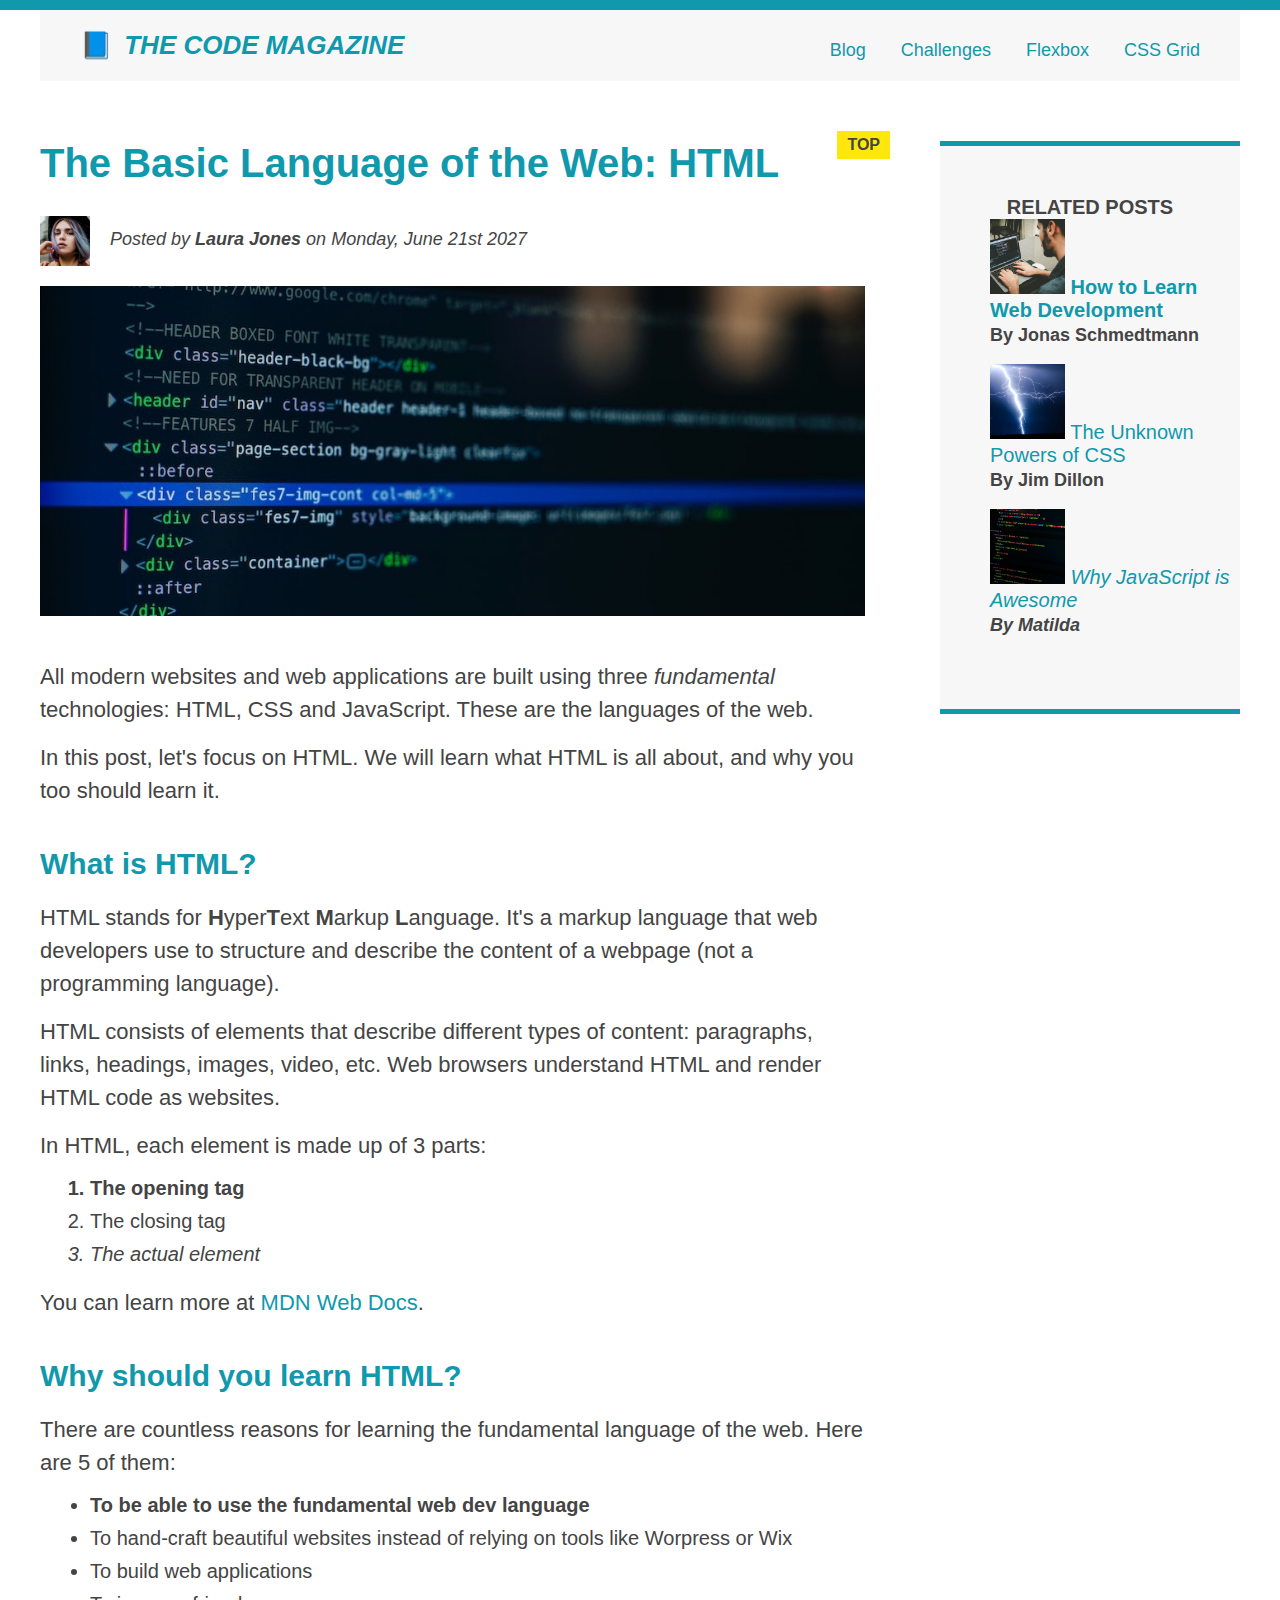
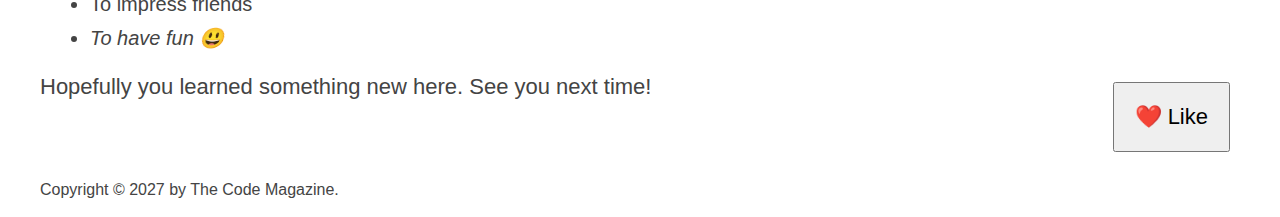
<file: index.html>
<!DOCTYPE html>
<html lang="en">
  <head>
    <meta charset="UTF-8" />
    <link href="style.css" rel="stylesheet" />

    <title>The Basic Language of the Web: HTML</title>
  </head>

  <body>
    <!--
    <h1>The Basic Language of the Web: HTML</h1>
    <h2>The Basic Language of the Web: HTML</h2>
    <h3>The Basic Language of the Web: HTML</h3>
    <h4>The Basic Language of the Web: HTML</h4>
    <h5>The Basic Language of the Web: HTML</h5>
    <h6>The Basic Language of the Web: HTML</h6>
    -->

    <div class="container">
      <header class="main-header clearfix">
        <h1>📘 The Code Magazine</h1>

        <nav>
          <!-- <strong>This is the navigation</strong> -->
          <a href="blog.html">Blog</a>
          <a href="#">Challenges</a>
          <a href="#">Flexbox</a>
          <a href="#">CSS Grid</a>
        </nav>
        <!-- <div class="clear">

        </div> -->
      </header>

      <article>
        <header class="post-header">
          <h2>The Basic Language of the Web: HTML</h2>

          <img
            src="img/laura-jones.jpg"
            alt="Headshot of Laura Jones"
            height="50"
            width="50"
            class="author-img"
          />

          <p id="author" class="author">
            Posted by <strong>Laura Jones</strong> on Monday, June 21st 2027
          </p>

          <img
            src="img/post-img.jpg"
            alt="HTML code on a screen"
            width="500"
            height="200"
            class="post-img"
          />
          <button>❤️ Like</button>
        </header>

        <p>
          All modern websites and web applications are built using three
          <em>fundamental</em>
          technologies: HTML, CSS and JavaScript. These are the languages of the
          web.
        </p>

        <p>
          In this post, let's focus on HTML. We will learn what HTML is all
          about, and why you too should learn it.
        </p>

        <h3>What is HTML?</h3>
        <p>
          HTML stands for <strong>H</strong>yper<strong>T</strong>ext
          <strong>M</strong>arkup <strong>L</strong>anguage. It's a markup
          language that web developers use to structure and describe the content
          of a webpage (not a programming language).
        </p>
        <p>
          HTML consists of elements that describe different types of content:
          paragraphs, links, headings, images, video, etc. Web browsers
          understand HTML and render HTML code as websites.
        </p>
        <p>In HTML, each element is made up of 3 parts:</p>

        <ol>
          <li class="first-li">The opening tag</li>
          <li>The closing tag</li>
          <li>The actual element</li>
        </ol>

        <p>
          You can learn more at
          <a
            href="https://developer.mozilla.org/en-US/docs/Web/HTML"
            target="_blank"
            >MDN Web Docs</a
          >.
        </p>

        <h3>Why should you learn HTML?</h3>

        <p>
          There are countless reasons for learning the fundamental language of
          the web. Here are 5 of them:
        </p>

        <ul>
          <li class="first-li">
            To be able to use the fundamental web dev language
          </li>
          <li>
            To hand-craft beautiful websites instead of relying on tools like
            Worpress or Wix
          </li>
          <li>To build web applications</li>
          <li>To impress friends</li>
          <li>To have fun 😃</li>
        </ul>

        <p>Hopefully you learned something new here. See you next time!</p>
      </article>

      <aside>
        <h4>Related posts</h4>

        <ul class="related">
          <li>
            <img
              src="img/related-1.jpg"
              alt="Person programming"
              width="75"
              height="75"
            />
            <a href="#">How to Learn Web Development</a>
            <p class="related-author">By Jonas Schmedtmann</p>
          </li>
          <li>
            <img
              src="img/related-2.jpg"
              alt="Lightning"
              width="75"
              height="75"
            />
            <a href="#">The Unknown Powers of CSS</a>
            <p class="related-author">By Jim Dillon</p>
          </li>
          <li>
            <img
              src="img/related-3.jpg"
              alt="JavaScript code on a screen"
              width="75"
              height="75"
            />
            <a href="#">Why JavaScript is Awesome</a>
            <p class="related-author">By Matilda</p>
          </li>
        </ul>
      </aside>

      <footer>
        <p id="copyright" class="copyright text">
          Copyright &copy; 2027 by The Code Magazine.
        </p>
      </footer>
    </div>
  </body>
</html>
</file>
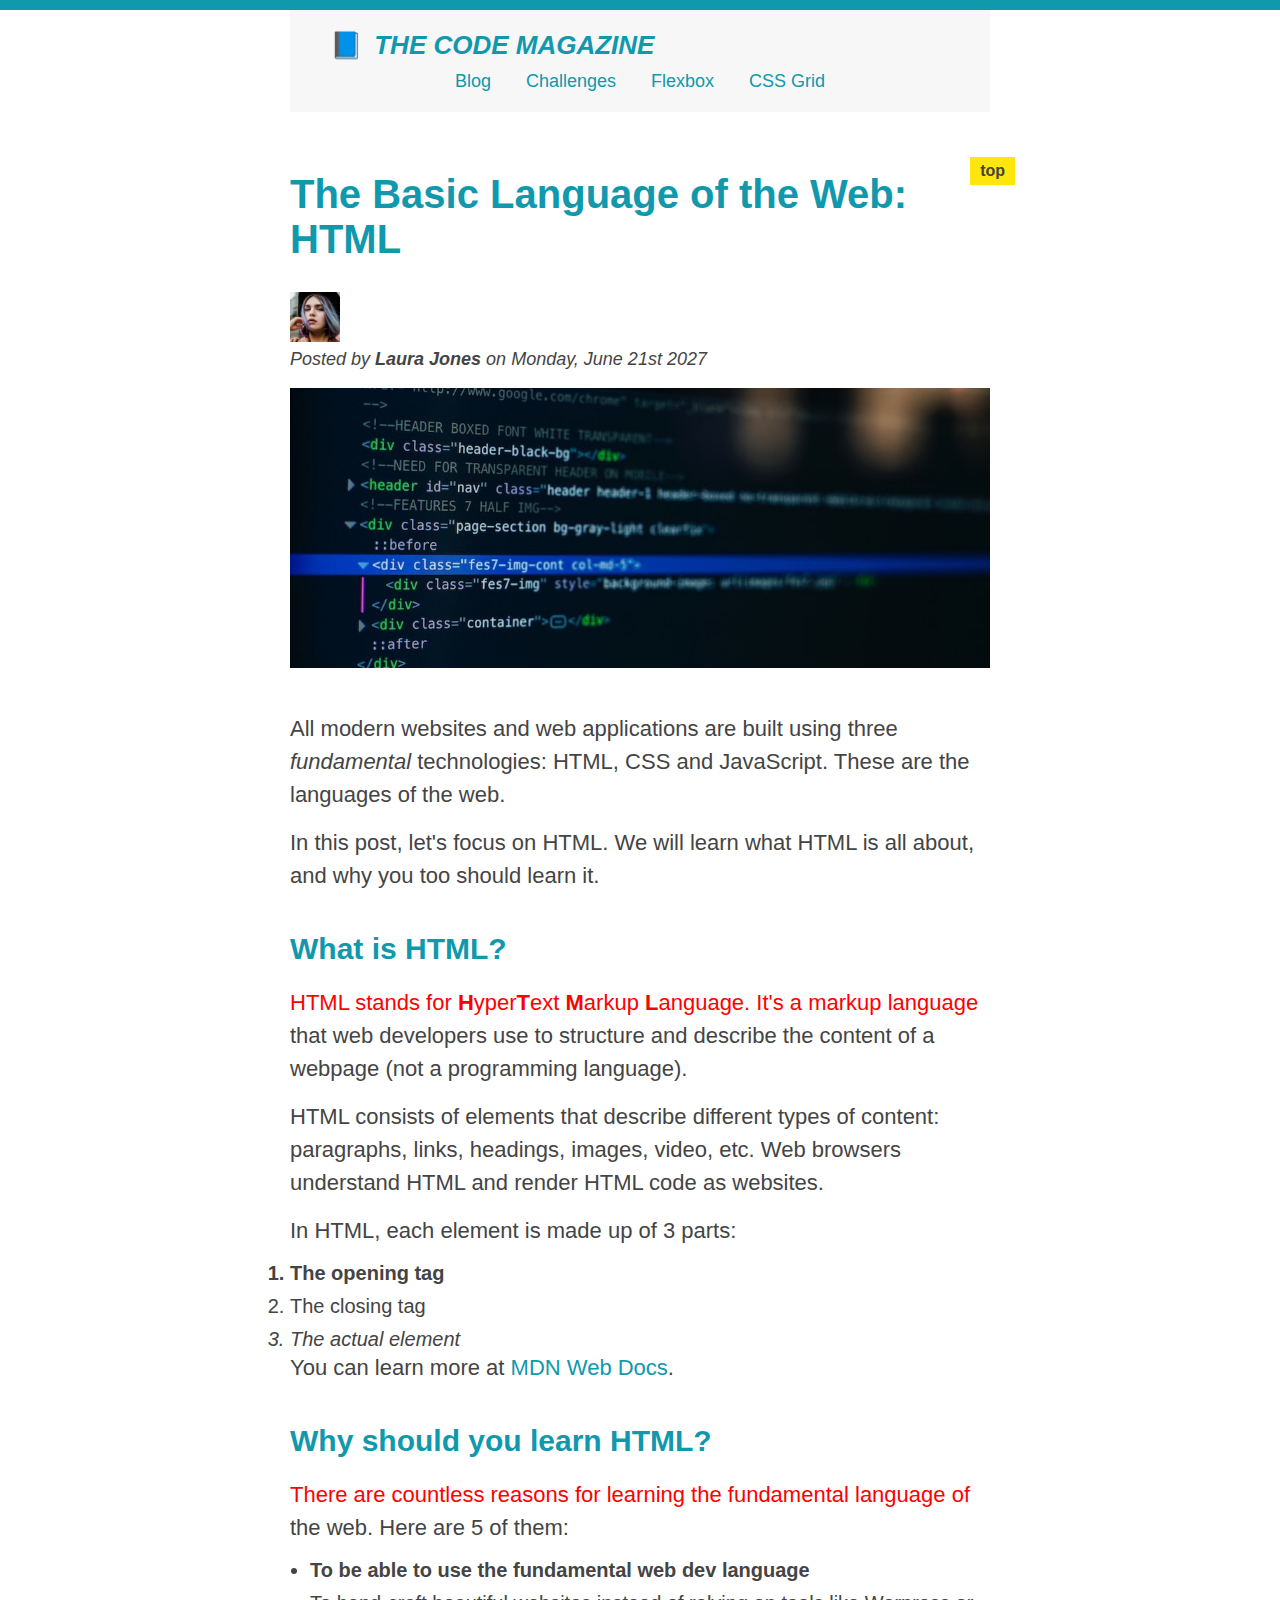
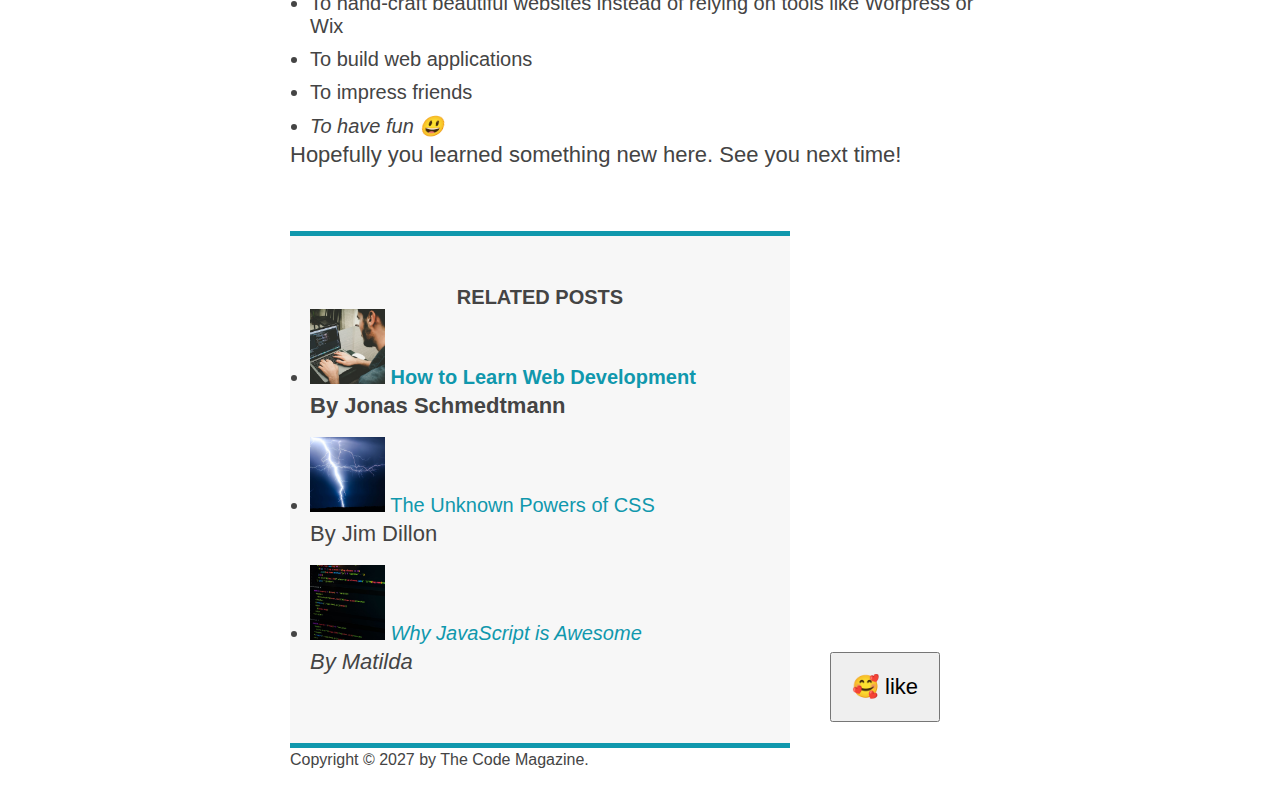
<file: CSS-Practice/index.html>
<!DOCTYPE html>
<html lang="en">
  <head>
    <meta charset="UTF-8" />
    <title>The Basic Language of the Web: HTML</title>
    <link href="style.css" rel="stylesheet" />
  </head>

  <body>
    <!--
    <h1>The Basic Language of the Web: HTML</h1>
    <h2>The Basic Language of the Web: HTML</h2>
    <h3>The Basic Language of the Web: HTML</h3>
    <h4>The Basic Language of the Web: HTML</h4>
    <h5>The Basic Language of the Web: HTML</h5>
    <h6>The Basic Language of the Web: HTML</h6>
    -->
    <div class="container">
      <header class="main-header">
        <h1>📘 The Code Magazine</h1>

        <nav>
          <a href="blog.html">Blog</a>
          <a href="#">Challenges</a>
          <a href="#">Flexbox</a>
          <a href="#">CSS Grid</a>
        </nav>
      </header>

      <article>
        <header class="post-header">
          <h2>The Basic Language of the Web: HTML</h2>

          <img
            src="img/laura-jones.jpg"
            alt="Headshot of Laura Jones"
            height="50"
            width="50"
          />

          <p id="author">
            Posted by <strong>Laura Jones</strong> on Monday, June 21st 2027
          </p>

          <img
            src="img/post-img.jpg"
            alt="HTML code on a screen"
            width="500"
            height="200"
            class="post-img"
          />
          <button>
            🥰 like
          </button>
        </header>

        <p>
          All modern websites and web applications are built using three
          <em>fundamental</em>
          technologies: HTML, CSS and JavaScript. These are the languages of the
          web.
        </p>

        <p>
          In this post, let's focus on HTML. We will learn what HTML is all
          about, and why you too should learn it.
        </p>

        <h3>What is HTML?</h3>
        <p>
          HTML stands for <strong>H</strong>yper<strong>T</strong>ext
          <strong>M</strong>arkup <strong>L</strong>anguage. It's a markup
          language that web developers use to structure and describe the content
          of a webpage (not a programming language).
        </p>
        <p>
          HTML consists of elements that describe different types of content:
          paragraphs, links, headings, images, video, etc. Web browsers
          understand HTML and render HTML code as websites.
        </p>
        <p>In HTML, each element is made up of 3 parts:</p>

        <ol>
          <li>The opening tag</li>
          <li>The closing tag</li>
          <li>The actual element</li>
        </ol>

        <p>
          You can learn more at
          <a
            href="https://developer.mozilla.org/en-US/docs/Web/HTML"
            target="_blank"
            >MDN Web Docs</a
          >.
        </p>

        <h3>Why should you learn HTML?</h3>

        <p>
          There are countless reasons for learning the fundamental language of
          the web. Here are 5 of them:
        </p>

        <ul class="related">
          <li>To be able to use the fundamental web dev language</li>
          <li>
            To hand-craft beautiful websites instead of relying on tools like
            Worpress or Wix
          </li>
          <li>To build web applications</li>
          <li>To impress friends</li>
          <li>To have fun 😃</li>
        </ul>

        <p>Hopefully you learned something new here. See you next time!</p>
      </article>

      <aside>
        <h4>Related posts</h4>

        <ul>
          <li>
            <img
              src="img/related-1.jpg"
              alt="Person programming"
              width="75"
              width="75"
            />
            <a href="#">How to Learn Web Development</a>
            <p id="related-author">By Jonas Schmedtmann</p>
          </li>
          <li>
            <img
              src="img/related-2.jpg"
              alt="Lightning"
              width="75"
              heigth="75"
            />
            <a href="#">The Unknown Powers of CSS</a>
            <p id="related-author">By Jim Dillon</p>
          </li>
          <li>
            <img
              src="img/related-3.jpg"
              alt="JavaScript code on a screen"
              width="75"
              height="75"
            />
            <a href="#">Why JavaScript is Awesome</a>
            <p id="related-author">By Matilda</p>
          </li>
        </ul>
      </aside>

      <footer>
        <p id="copyright" class="coptright">
          Copyright &copy; 2027 by The Code Magazine.
        </p>
      </footer>
    </div>
  </body>
</html>
</file>
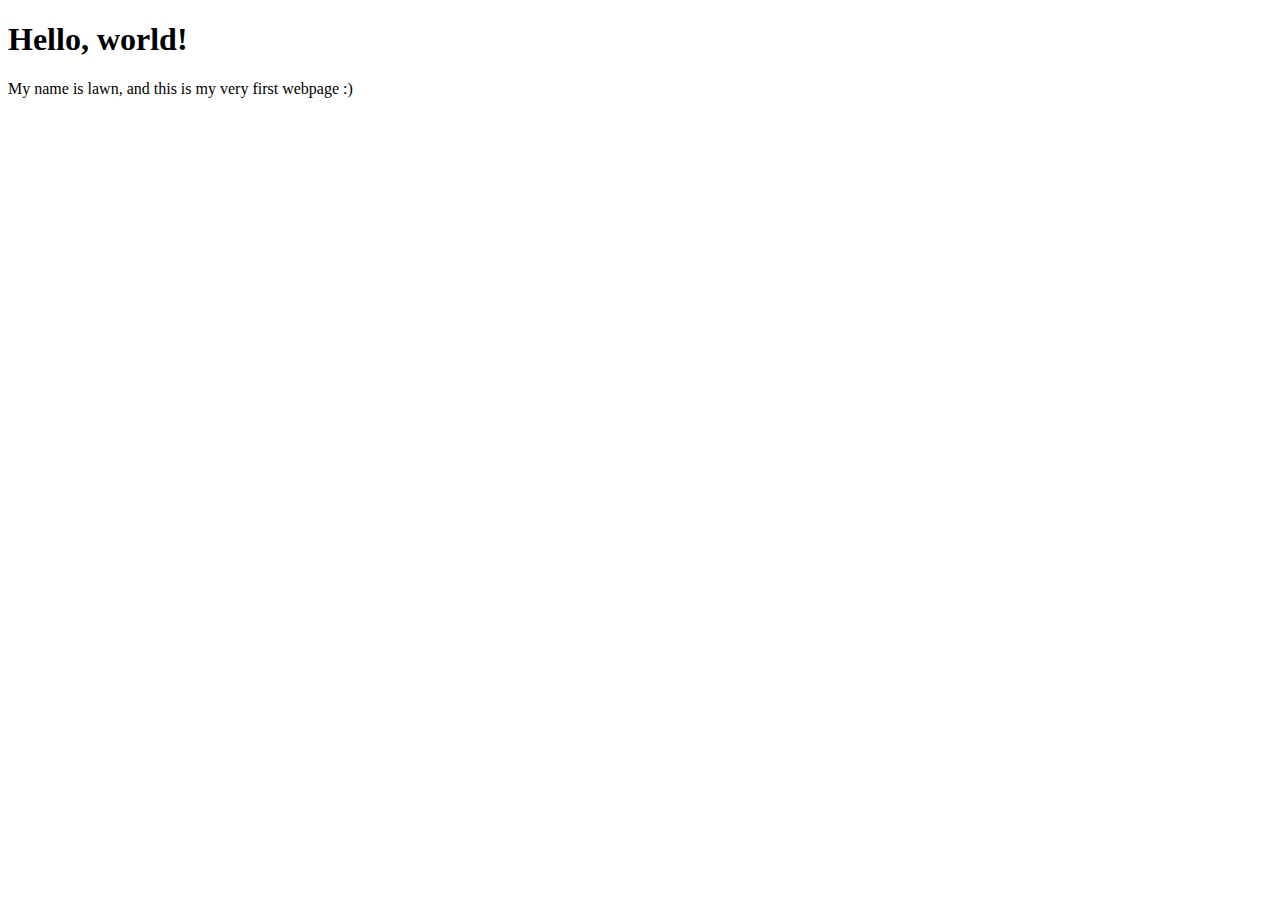
<file: HTML-CSS/index.html>
<!DOCTYPE html>
<html lang="en">
  <head>
    <meta charset="UTF-8" />
    <meta http-equiv="X-UA-Compatible" content="IE=edge" />
    <meta name="viewport" content="width=device-width, initial-scale=1.0" />
    <title>My first webpage</title>
  </head>
  <body>
    <h1>Hello, world!</h1>
    <p>My name is lawn, and this is my very first webpage :)</p>
  </body>
</html>
</file>
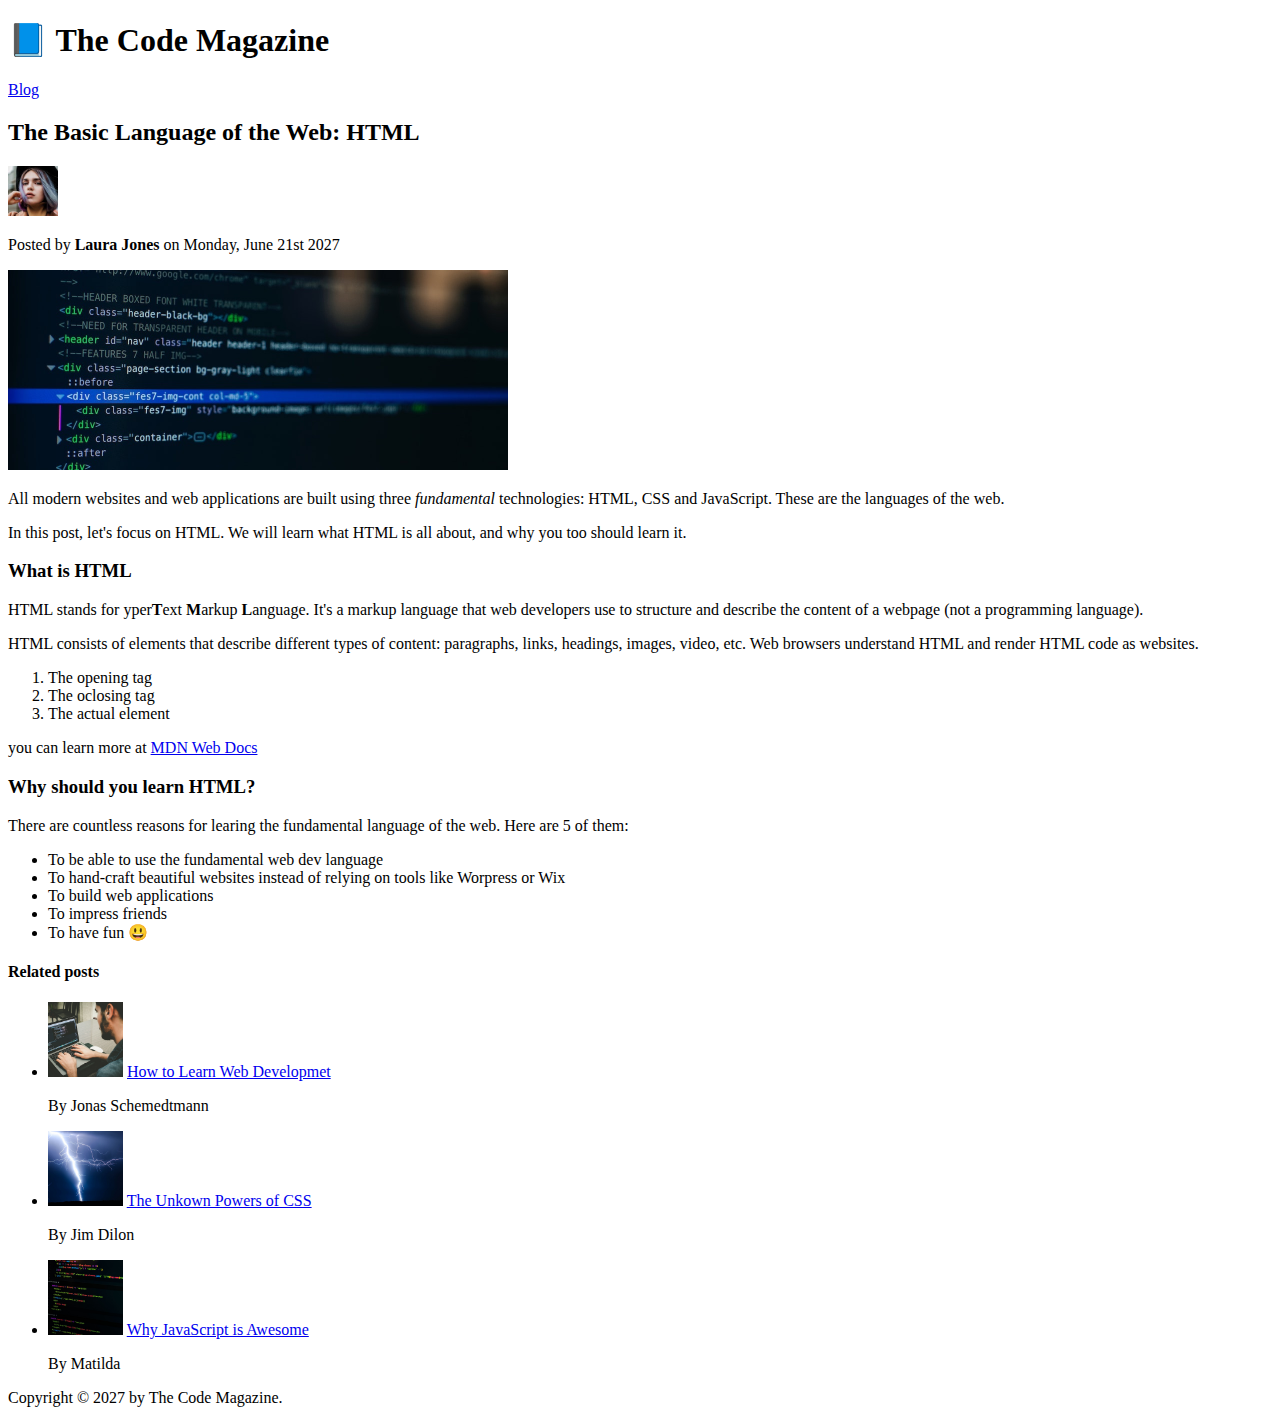
<file: HTML-Practice/index.html>
<!DOCTYPE html>
<html lang="en">
  <head>
    <meta charset="UTF-8" />
    <meta http-equiv="X-UA-Compatible" content="IE=edge" />
    <meta name="viewport" content="width=device-width, initial-scale=1.0" />
    <title>Document</title>
  </head>
  <body>
    <header>
      <h1>📘 The Code Magazine</h1>
      <nav>
        <a href="blog.html">Blog</a>
      </nav>
    </header>

    <article>
      <header>
        <h2>The Basic Language of the Web: HTML</h2>

        <img
          src="image/laura-jones.jpg"
          art="Headshot of Laura Jones"
          width="50"
          height="50"
        />

        <p>Posted by <strong>Laura Jones</strong> on Monday, June 21st 2027</p>

        <img
          src="image/post-img.jpg"
          art="HTML code on a screen"
          width="500"
          height="200"
        />
      </header>
      <p>
        All modern websites and web applications are built using three
        <em>fundamental</em>
        technologies: HTML, CSS and JavaScript. These are the languages of the
        web.
      </p>

      <p>
        In this post, let's focus on HTML. We will learn what HTML is all about,
        and why you too should learn it.
      </p>

      <h3>What is HTML</h3>
      <p>
        HTML stands for <strong></strong>yper<strong>T</strong>ext
        <strong>M</strong>arkup <strong>L</strong>anguage. It's a markup
        language that web developers use to structure and describe the content
        of a webpage (not a programming language).
      </p>

      <p>
        HTML consists of elements that describe different types of content:
        paragraphs, links, headings, images, video, etc. Web browsers understand
        HTML and render HTML code as websites.
      </p>

      <ol>
        <li>The opening tag</li>
        <li>The oclosing tag</li>
        <li>The actual element</li>
      </ol>
      <p>
        you can learn more at
        <a
          href="https://developer.mozilla.org/en-US/docs/web/HTML"
          target="_blank"
          >MDN Web Docs
        </a>
      </p>
      <h3>Why should you learn HTML?</h3>

      <p>
        There are countless reasons for learing the fundamental language of the
        web. Here are 5 of them:
      </p>

      <ul>
        <li>To be able to use the fundamental web dev language</li>
        <li>
          To hand-craft beautiful websites instead of relying on tools like
          Worpress or Wix
        </li>
        <li>To build web applications</li>
        <li>To impress friends</li>
        <li>To have fun 😃</li>
      </ul>
    </article>

    <aside>
      <h4>Related posts</h4>

      <ul>
        <li>
          <img
            src="image/related-1.jpg"
            art="related imag"
            width="75"
            height="75"
          />
          <a
            href="https://developer.mozilla.org/en-US/docs/web/HTML"
            target="_blank"
            >How to Learn Web Developmet
          </a>
          <p>By Jonas Schemedtmann</p>
        </li>

        <li>
          <img
            src="image/related-2.jpg"
            art="related imag"
            width="75"
            height="75"
          />
          <a
            href="https://developer.mozilla.org/en-US/docs/web/HTML"
            target="_blank"
            >The Unkown Powers of CSS
          </a>
        </li>
        <p>By Jim Dilon</p>

        <li>
          <img
            src="image/related-3.jpg"
            art="related imag"
            width="75"
            height="75"
          />
          <a
            href="https://developer.mozilla.org/en-US/docs/web/HTML"
            target="_blank"
            >Why JavaScript is Awesome
          </a>
        </li>
        <p>By Matilda</p>
      </ul>
    </aside>
    <footer>Copyright &copy; 2027 by The Code Magazine.</footer>
  </body>
</html>
</file>
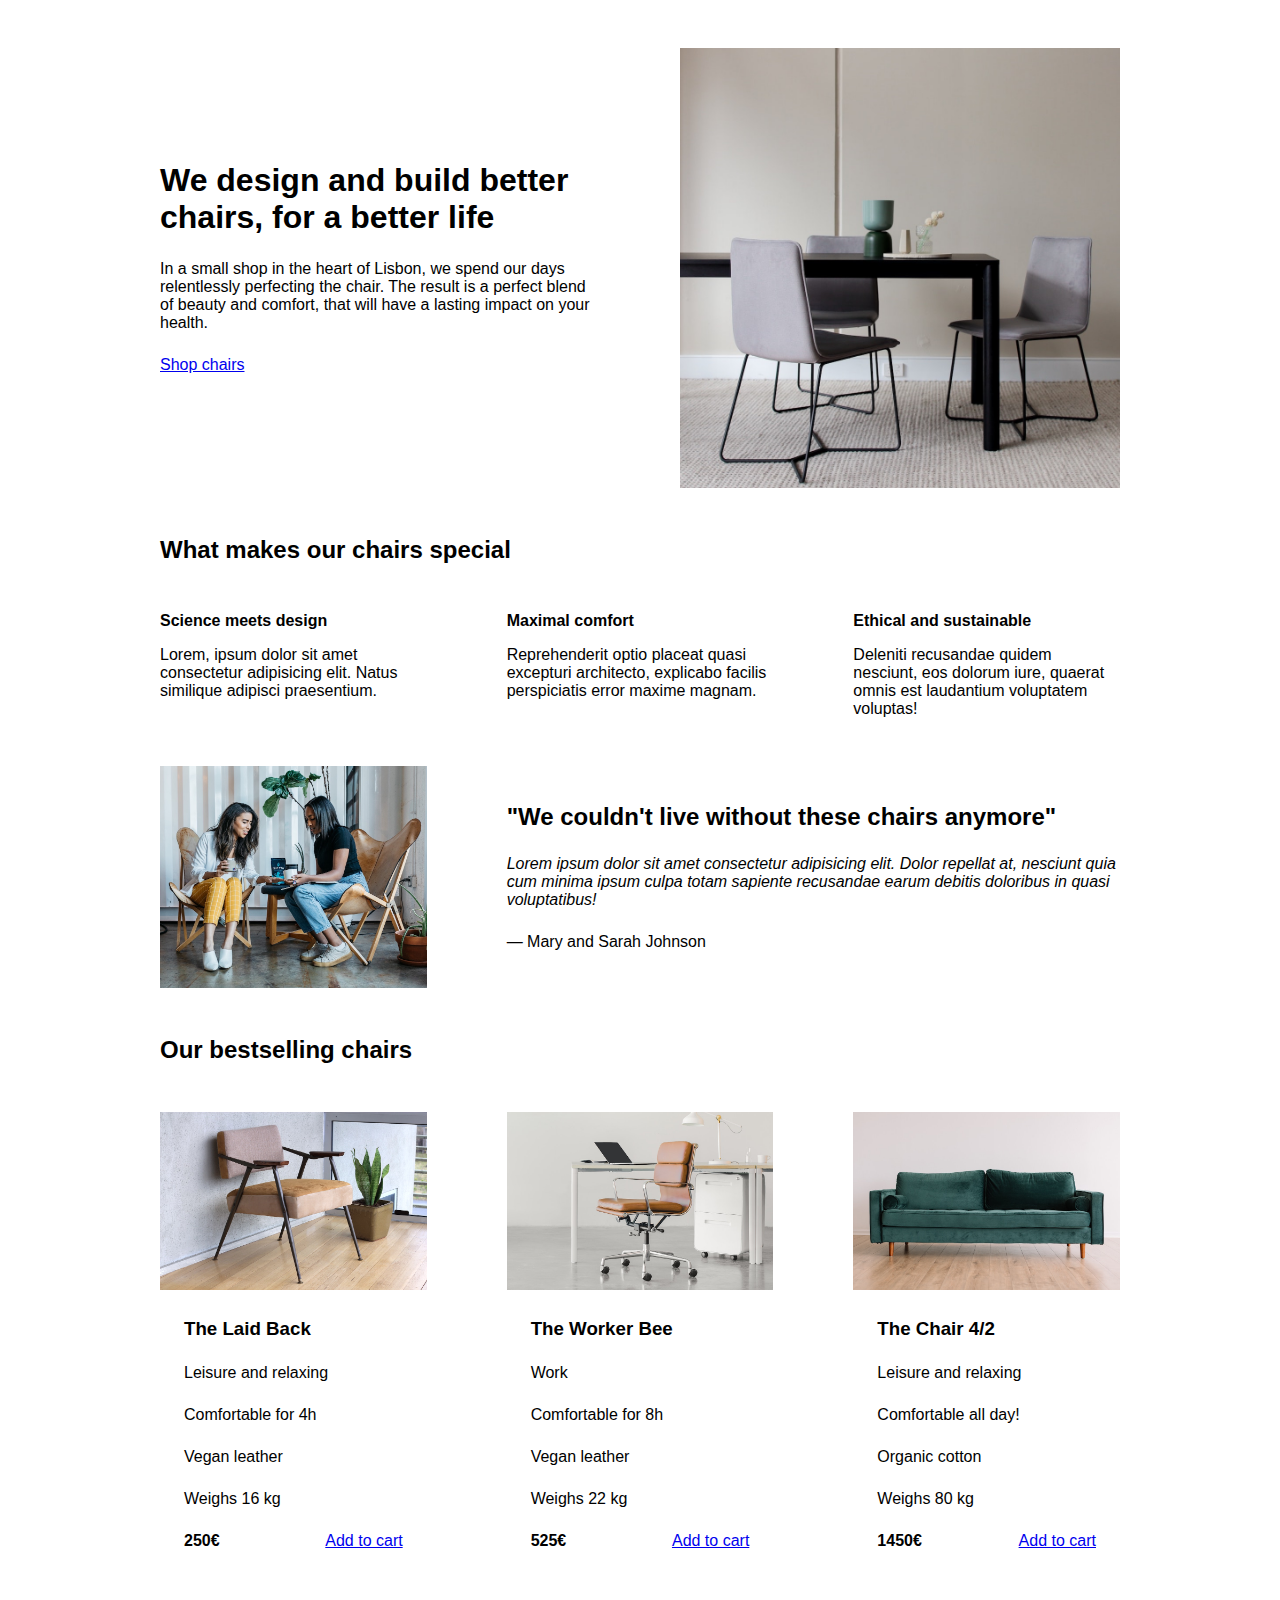
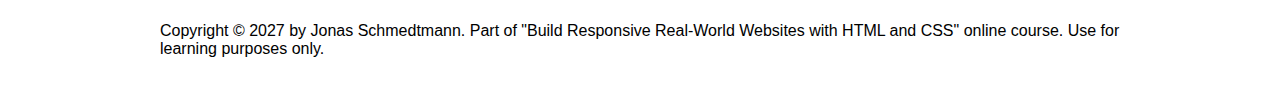
<file: starter/05-Design/index.html>
<!DOCTYPE html>
<html lang="en">
  <head>
    <meta charset="UTF-8" />
    <meta http-equiv="X-UA-Compatible" content="IE=edge" />
    <meta name="viewport" content="width=device-width, initial-scale=1.0" />

    <link rel="stylesheet" href="style.css" />
    <title>Lisbon Chair Shop</title>
  </head>
  <body>
    <div class="container">
      <header>
        <div class="header-text-box">
          <h1>We design and build better chairs, for a better life</h1>
          <p class="header-text">
            In a small shop in the heart of Lisbon, we spend our days
            relentlessly perfecting the chair. The result is a perfect blend of
            beauty and comfort, that will have a lasting impact on your health.
          </p>
          <a class="btn btn--big" href="#">Shop chairs</a>
        </div>
        <img src="hero.jpg" alt="Photo" />
      </header>

      <section>
        <h2>What makes our chairs special</h2>
        <div class="grid-3-cols">
          <div>
            <p class="features-title"><strong>Science meets design</strong></p>
            <p class="features-text">
              Lorem, ipsum dolor sit amet consectetur adipisicing elit. Natus
              similique adipisci praesentium.
            </p>
          </div>

          <div>
            <p class="features-title">
              <strong>Maximal comfort</strong>
            </p>
            <p class="features-text">
              Reprehenderit optio placeat quasi excepturi architecto, explicabo
              facilis perspiciatis error maxime magnam.
            </p>
          </div>

          <div>
            <p class="features-title">
              <strong>Ethical and sustainable</strong>
            </p>
            <p class="features-text">
              Deleniti recusandae quidem nesciunt, eos dolorum iure, quaerat
              omnis est laudantium voluptatem voluptas!
            </p>
          </div>
        </div>
      </section>

      <section class="testimonial-section">
        <div class="grid-3-cols">
          <img src="customers.jpg" alt="People sitting on chairs" />
          <div class="testimonial-box">
            <h2>"We couldn't live without these chairs anymore"</h2>
            <blockquote class="testimonial-text">
              Lorem ipsum dolor sit amet consectetur adipisicing elit. Dolor
              repellat at, nesciunt quia cum minima ipsum culpa totam sapiente
              recusandae earum debitis doloribus in quasi voluptatibus!
            </blockquote>
            <p class="testimonial-author">&mdash; Mary and Sarah Johnson</p>
          </div>
        </div>
      </section>

      <section>
        <h2>Our bestselling chairs</h2>
        <div class="grid-3-cols">
          <figure class="chair">
            <img src="chair-1.jpg" alt="Chair" />
            <div class="chair-box">
              <h3>The Laid Back</h3>
              <ul class="chair-details">
                <li>
                  <!-- Span is a generic INLINE text element, it doesn't have any meaning. It's like a div element, but inline -->
                  <span>Leisure and relaxing</span>
                </li>
                <li>
                  <span>Comfortable for 4h</span>
                </li>
                <li>
                  <span>Vegan leather</span>
                </li>
                <li>
                  <span>Weighs 16 kg</span>
                </li>
              </ul>
              <div class="chair-price">
                <strong>250€</strong>
                <a href="#" class="btn btn--small">Add to cart</a>
              </div>
            </div>
          </figure>

          <figure class="chair">
            <img src="chair-2.jpg" alt="Chair" />
            <div class="chair-box">
              <h3>The Worker Bee</h3>
              <ul class="chair-details">
                <li>
                  <span>Work</span>
                </li>
                <li>
                  <span>Comfortable for 8h</span>
                </li>
                <li>
                  <span>Vegan leather</span>
                </li>
                <li>
                  <span>Weighs 22 kg</span>
                </li>
              </ul>
              <div class="chair-price">
                <strong>525€</strong>
                <a href="#" class="btn btn--small">Add to cart</a>
              </div>
            </div>
          </figure>

          <figure class="chair">
            <img src="chair-3.jpg" alt="Chair" />
            <div class="chair-box">
              <h3>The Chair 4/2</h3>
              <ul class="chair-details">
                <li>
                  <span>Leisure and relaxing</span>
                </li>
                <li>
                  <span>Comfortable all day!</span>
                </li>
                <li>
                  <span>Organic cotton</span>
                </li>
                <li>
                  <span>Weighs 80 kg</span>
                </li>
              </ul>
              <div class="chair-price">
                <strong>1450€</strong>
                <a href="#" class="btn btn--small">Add to cart</a>
              </div>
            </div>
          </figure>
        </div>
      </section>

      <footer>
        Copyright &copy; 2027 by Jonas Schmedtmann. Part of "Build Responsive
        Real-World Websites with HTML and CSS" online course. Use for learning
        purposes only.
      </footer>
    </div>
  </body>
</html>
</file>
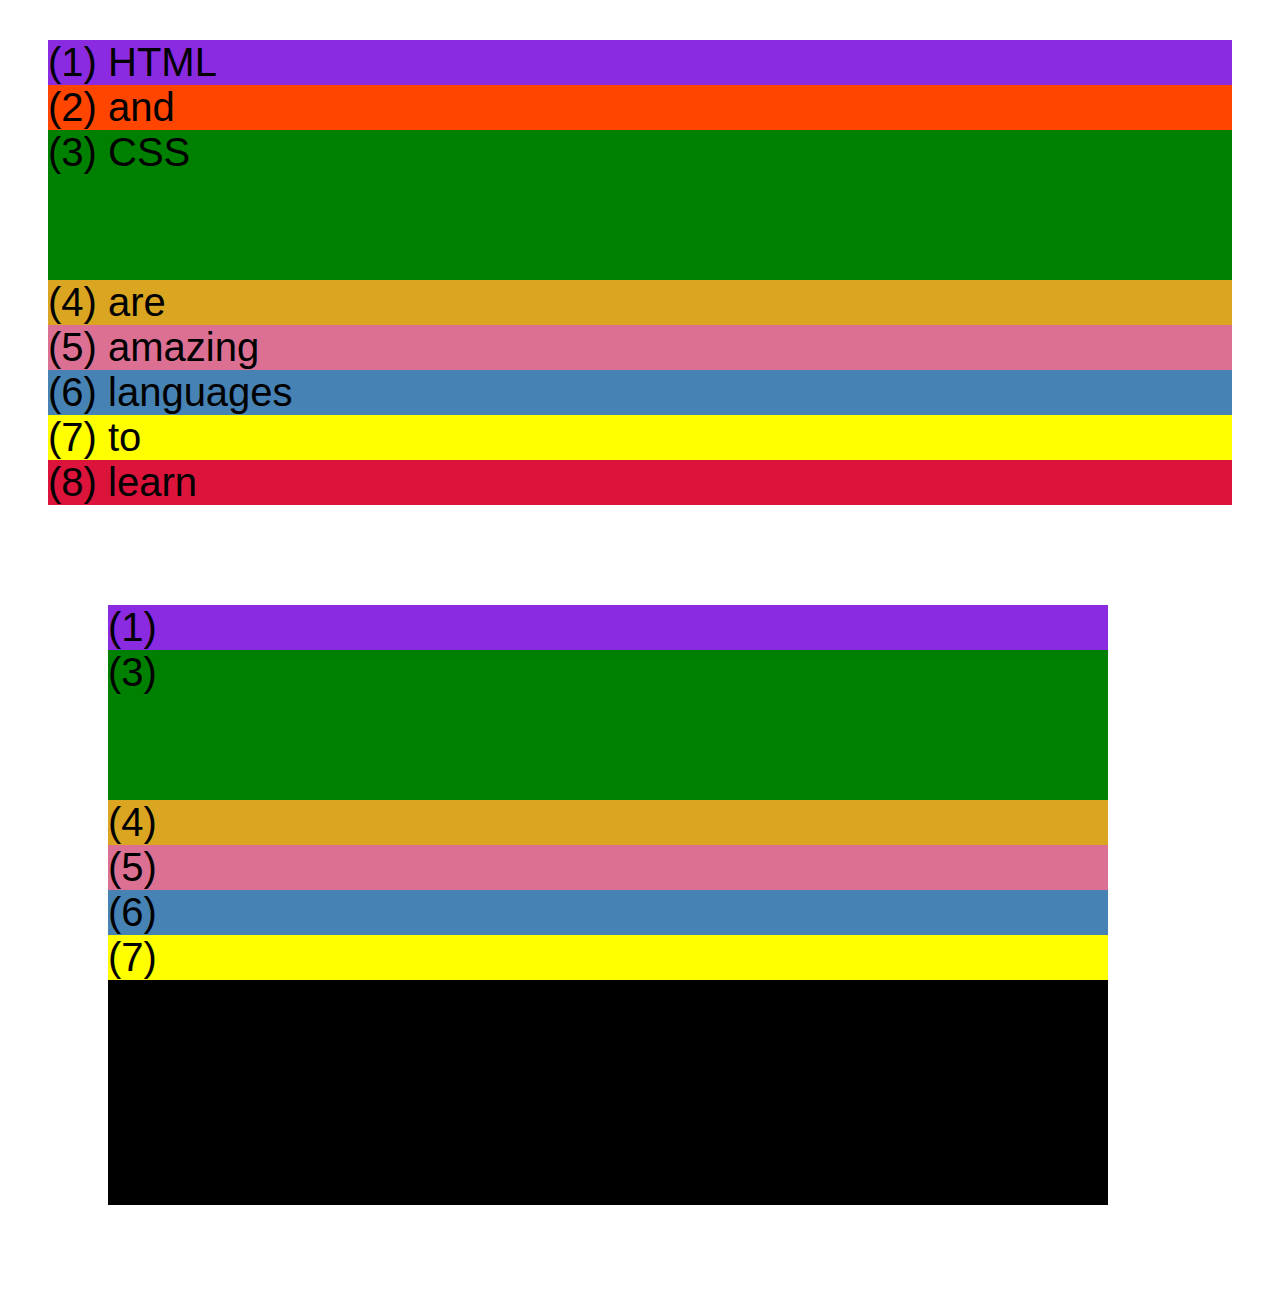
<file: css-grid.html>
<!DOCTYPE html>
<html lang="en">
  <head>
    <meta charset="UTF-8" />
    <meta http-equiv="X-UA-Compatible" content="IE=edge" />
    <meta name="viewport" content="width=device-width, initial-scale=1.0" />
    <title>CSS Grid</title>
    <style>
      .el--1 {
        background-color: blueviolet;
      }
      .el--2 {
        background-color: orangered;
      }
      .el--3 {
        background-color: green;
        height: 150px;
      }
      .el--4 {
        background-color: goldenrod;
      }
      .el--5 {
        background-color: palevioletred;
      }
      .el--6 {
        background-color: steelblue;
      }
      .el--7 {
        background-color: yellow;
      }
      .el--8 {
        background-color: crimson;
      }

      .container--1 {
        /* STARTER */
        font-family: sans-serif;
        background-color: #ddd;
        font-size: 40px;
        margin: 40px;

        /* CSS GRID */
      }

      .container--2 {
        /* STARTER */
        font-family: sans-serif;
        background-color: black;
        font-size: 40px;
        margin: 100px;

        width: 1000px;
        height: 600px;

        /* CSS GRID */
      }
    </style>
  </head>
  <body>
    <div class="container--1">
      <div class="el el--1">(1) HTML</div>
      <div class="el el--2">(2) and</div>
      <div class="el el--3">(3) CSS</div>
      <div class="el el--4">(4) are</div>
      <div class="el el--5">(5) amazing</div>
      <div class="el el--6">(6) languages</div>
      <div class="el el--7">(7) to</div>
      <div class="el el--8">(8) learn</div>
    </div>

    <div class="container--2">
      <div class="el el--1">(1)</div>
      <div class="el el--3">(3)</div>
      <div class="el el--4">(4)</div>
      <div class="el el--5">(5)</div>
      <div class="el el--6">(6)</div>
      <div class="el el--7">(7)</div>
    </div>
  </body>
</html>
</file>
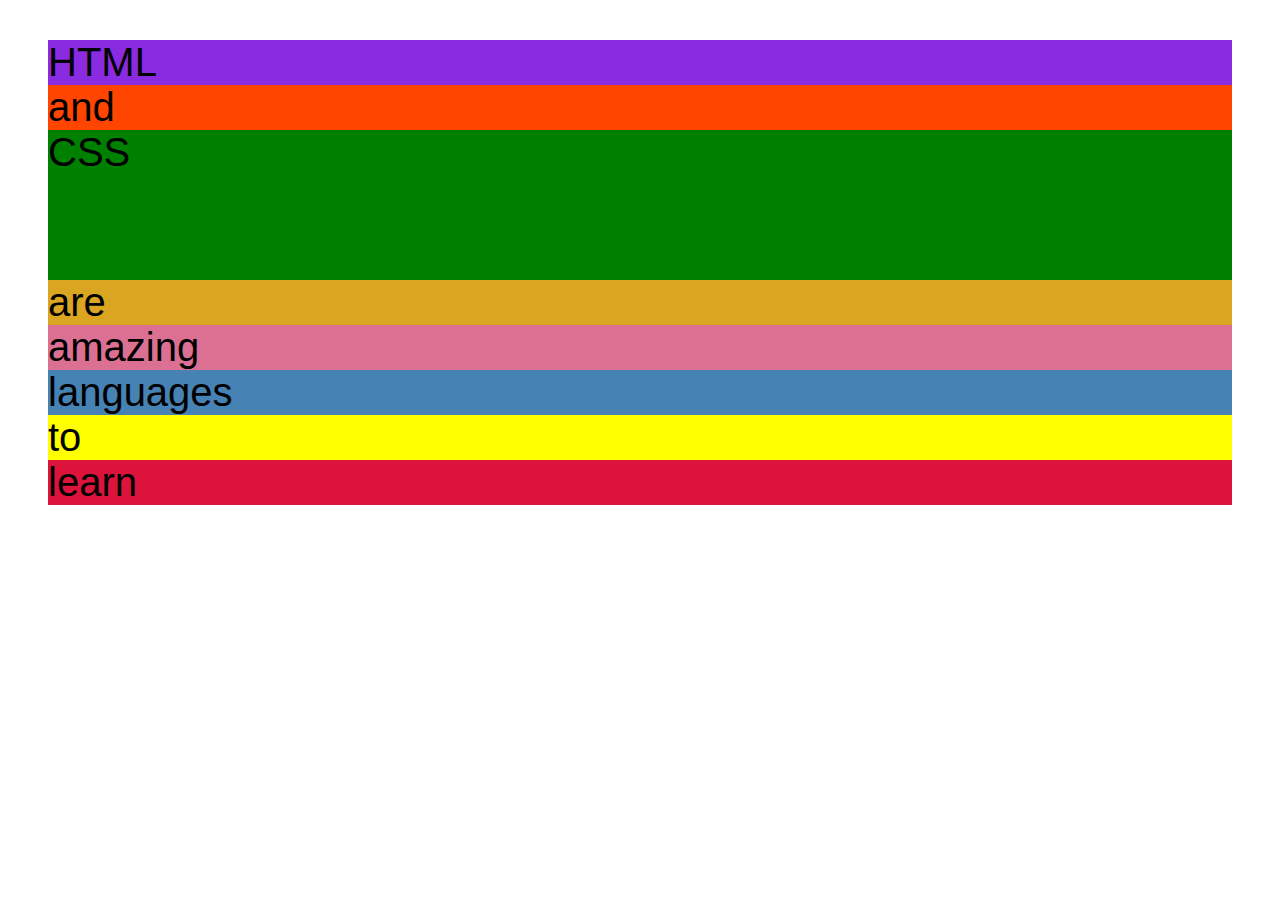
<file: flexbox.html>
<!DOCTYPE html>
<html lang="en">
  <head>
    <meta charset="UTF-8" />
    <meta http-equiv="X-UA-Compatible" content="IE=edge" />
    <meta name="viewport" content="width=device-width, initial-scale=1.0" />
    <title>Flexbox</title>
    <style>
      .el--1 {
        background-color: blueviolet;
      }
      .el--2 {
        background-color: orangered;
      }
      .el--3 {
        background-color: green;
        height: 150px;
      }
      .el--4 {
        background-color: goldenrod;
      }
      .el--5 {
        background-color: palevioletred;
      }
      .el--6 {
        background-color: steelblue;
      }
      .el--7 {
        background-color: yellow;
      }
      .el--8 {
        background-color: crimson;
      }

      .container {
        /* STARTER */
        font-family: sans-serif;
        background-color: #ddd;
        font-size: 40px;
        margin: 40px;

        /* FLEXBOX */
      }
    </style>
  </head>
  <body>
    <div class="container">
      <div class="el el--1">HTML</div>
      <div class="el el--2">and</div>
      <div class="el el--3">CSS</div>
      <div class="el el--4">are</div>
      <div class="el el--5">amazing</div>
      <div class="el el--6">languages</div>
      <div class="el el--7">to</div>
      <div class="el el--8">learn</div>
    </div>
  </body>
</html>
</file>
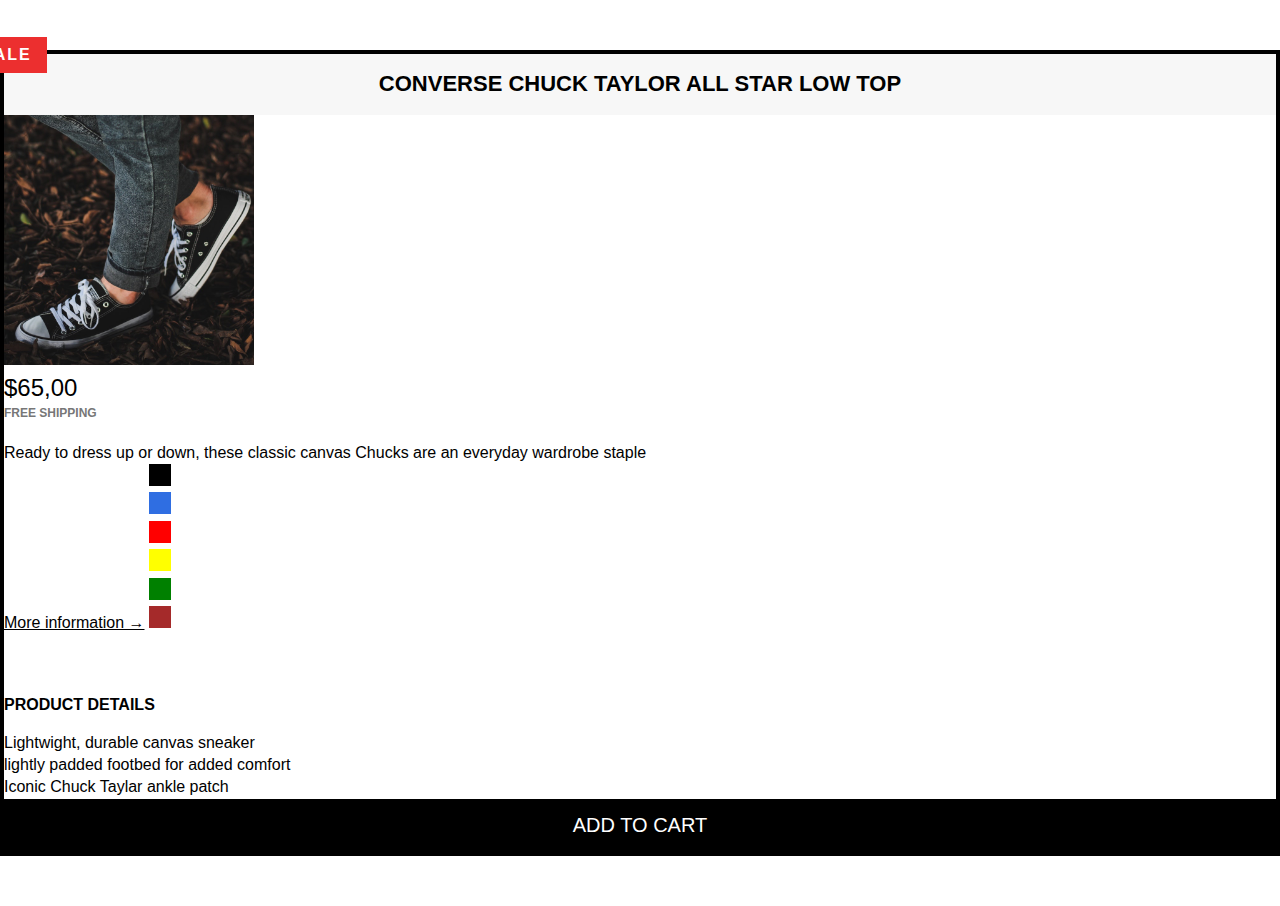
<file: shoes.html>
<!DOCTYPE html>
<html lang="en">
  <head>
    <meta charset="UTF-8" />
    <meta http-equiv="X-UA-Compatible" content="IE=edge" />
    <meta name="viewport" content="width=device-width, initial-scale=1.0" />
    <title>Challenges</title>
    <link href="shoes.css" rel="stylesheet" />
  </head>
  <body>
    <article class="product">
      <h2 class="product-title">Converse Chuck Taylor All Star low Top</h2>
      <img
        src="image/challenges.jpg"
        art="Headshot of Laura Jones"
        width="250"
        height="250"
      />
      <p class="price">$65,00</p>
      <p class="shipping">Free shipping</p>
      <p class="sale">Sale</p>
      <p>
        Ready to dress up or down, these classic canvas Chucks are an everyday
        wardrobe staple
      </p>

      <a class="more-information" href="https://www.converse.com"
        >More information &rarr;</a
      >

      <div class="color">
        <div class="color"></div>
        <div class="color color-blue"></div>
        <div class="color color-red"></div>
        <div class="color color-yellow"></div>
        <div class="color color-green"></div>
        <div class="color color-brown"></div>
      </div>

      <h3 class="details-title">Product details</h3>

      <ul class="details-list">
        <li>Lightwight, durable canvas sneaker</li>
        <li>lightly padded footbed for added comfort</li>
        <li>Iconic Chuck Taylar ankle patch</li>
      </ul>

      <button class="add-cart">add to cart</button>
    </article>
  </body>
</html>
</file>
<file: style.css>
* {
  /* border-top: 10px solid #1098ad; */
  margin: 0;
  padding: 0;
}

/* PAGE SECTIONS */
body {
  color: #444;
  font-family: sans-serif;

  border-top: 10px solid #1098ad;
  position: relative;
}

.container {
  width: 1200px;
  /* margin-left: auto;
  margin-right: auto; */
  margin: 0 auto;
}

.main-header {
  background-color: #f7f7f7;
  /* padding: 20px;
  padding-left: 40px;
  padding-right: 40px; */
  padding: 20px 40px;
  margin-bottom: 60px;
  /* height: 80px; */
}

nav {
  font-size: 18px;
  /* text-align: center; */
}

article {
  margin-bottom: 60px;
}

.post-header {
  margin-bottom: 40px;
  /* position: relative; */
}

aside {
  background-color: #f7f7f7;
  border-top: 5px solid #1098ad;
  border-bottom: 5px solid #1098ad;
  /* padding-top: 50px;
  padding-bottom: 50px; */
  padding: 50px 0;
  width: 500px;
}

/* SMALLER ELEMENTS */
h1,
h2,
h3 {
  color: #1098ad;
}

h1 {
  font-size: 26px;
  text-transform: uppercase;
  font-style: italic;
}

h2 {
  font-size: 40px;
  margin-bottom: 30px;
}

h3 {
  font-size: 30px;
  margin-bottom: 20px;
  margin-top: 40px;
}

h4 {
  font-size: 20px;
  text-transform: uppercase;
  text-align: center;
}

p {
  font-size: 22px;
  line-height: 1.5;
  margin-bottom: 15px;
}

ul,
ol {
  margin-left: 50px;
  margin-bottom: 20px;
}

li {
  font-size: 20px;
  margin-bottom: 10px;
  /* display: inline; */
}

li:last-child {
  margin-bottom: 0;
}

/* footer p {
  font-size: 16px;
} */

/* article header p {
  font-style: italic;
} */

#author {
  font-style: italic;
  font-size: 18px;
}

#copyright {
  font-size: 16px;
}

.related-author {
  font-size: 18px;
  font-weight: bold;
}

/* ul {
  list-style: none;
} */

.related {
  list-style: none;
}

body {
  /* background-color: orangered; */
}

/* .first-li {
  font-weight: bold;
} */

li:first-child {
  font-weight: bold;
}

li:last-child {
  font-style: italic;
}

li:nth-child(even) {
  /* color: red; */
}

/* Misconception: this won't work! */
article p:first-child {
  color: red;
}

/* Styling links */
a:link {
  color: #1098ad;
  text-decoration: none;
}

a:visited {
  /* color: #777; */
  color: #1098ad;
}

a:hover {
  color: orangered;
  font-weight: bold;
  text-decoration: underline orangered;
}

a:active {
  background-color: black;
  font-style: italic;
}
/* LVHA */

.post-img {
  width: 100%;
  height: auto;
}

nav a:link {
  /* background-color: orangered;
  margin: 20px;
  padding: 20px;

  display: block; */

  margin-right: 30px;
  margin-top: 10px;
  display: inline-block;
}

nav a:link:last-child {
  margin-right: 0;
}

button {
  font-size: 22px;
  padding: 20px;
  cursor: pointer;

  position: absolute;
  /* top: 50px;
  left: 50px; */
  bottom: 50px;
  right: 50px;
}

h1::first-letter {
  font-style: normal;
  margin-right: 5px;
}

h3 + p::first-line {
  /* color: red; */
}

h2 {
  /* background-color: orange; */
  position: relative;
}

h2::before {
  content: "TOP";
  background-color: #ffe70e;
  color: #444;
  font-size: 16px;
  font-weight: bold;
  display: inline-block;
  padding: 5px 10px;
  position: absolute;
  top: -10px;
  right: -25px;
}

/* Resolving conflicts */
/* #copyright {
  color: red;
}

.copyright {
  color: blue;
}

.text {
  color: yellow;
}

footer p {
  color: green !important;
} */

/* nav a:link,
nav p {
  font-size: 18px;
} */

/* FLOATS */
.author-img {
  float: left;
  margin-bottom: 20px;
}

.author {
  /* padding-left: 10px; */
  float: left;
  margin-top: 10px;
  margin-left: 20px;
}

h1 {
  float: left;
}

nav {
  float: right;
}
.clear {
  clear: both;
}

.clearfix::after {
  clear: both;
  content: "";
  display: block;
}

article {
  width: 825px;
  float: left;
}

aside {
  width: 300px;
  float: right;
}

footer {
  clear: both;
}
</file>
<file: CSS-Practice/style.css>
* {
  padding: 0px;
  margin: 0px;
}
/* PAGE SECTION */
body {
  color: #444;
  font-family: sans-serif;

  border-top: 10px solid #1098ad;
  position: relative;
}

.container {
  width: 700px;
  /* margin-left: auto;
  margin-right: auto; */
  margin: 0 auto;
  position: relative;
}

.main-header {
  background-color: #f7f7f7;
  padding: 20px 40px;
  margin-bottom: 60px;
  /* height: 80px; */
}

nav {
  font-size: 18px;
  text-align: center;
}
article {
  margin-bottom: 60px;
}

.post-header {
  margin-bottom: 40px;
}

aside {
  background-color: #f7f7f7;
  border-top: 5px solid #1098ad;
  border-bottom: 5px solid #1098ad;
  padding: 50px 0px;
  width: 500px;
}

h1,
h2,
h3,
h4,
p {
  font-family: sans-serif;
}

h1,
h2,
h3 {
  color: #1098ad;
}
h1 {
  font-size: 26px;
  text-transform: uppercase;
  font-style: italic;
}

h2 {
  font-size: 40px;
  margin-bottom: 30px;
}

h3 {
  font-size: 30px;
  margin-bottom: 20px;
  margin-top: 40px;
}

h4 {
  font-size: 20px;
  text-transform: uppercase;
  text-align: center;
}

p {
  font-size: 22px;
  line-height: 1.5;
  margin-bottom: 15px;
}

ul,
or {
  margin-left: 20px;
}
li {
  font-size: 20px;
  margin-bottom: 10px;
}

/* footer p {
  font-size: 16px;
} */

/*article header p {
  font-style: italic;
}*/

#author {
  font-style: italic;
  font-size: 18px;
}

#copyright {
  font-size: 16px;
}

.related-author {
  font-size: 18px;
  font-weight: bold;
}

/* ul {
  list-style: none;
} */

.related {
  font-style: none;
}

body {
  /* background-color: blue; */
}

li:first-child {
  font-weight: bold;
}

li:last-child {
  font-style: italic;
  margin-bottom: 0px;
}

a:link {
  color: #1098ad;
  text-decoration: none;
}

a:visited {
  color: #1098ad;
}

a:hover {
  color: orange;
  font-weight: bold;
  text-decoration: underline orange;
}

a:active {
  background-color: black;
  font-style: italic;
}

nav a:link {
  /* background-color: orangered;
  margin: 20px;
  padding: 20px;

  display: block; */

  margin-right: 30px;
  margin-top: 10px;
  display: inline-block;
}

nav a:link:last-child {
  margin-right: 0;
}

button {
  font-size: 22px;
  padding: 20px;
  cursor: pointer;

  position: absolute;
  bottom: 50px;
  right: 50px;
}

h1::first-letter {
  font-style: normal;
  margin-right: 5px;
}

h3 + p::first-line {
  color: red;
}

h2 {
  position: relative;
}
h2::after {
  content: "top";
  background-color: #ffe70e;
  color: #444;
  font-size: 16px;
  font-weight: bold;
  display: inline-block;
  padding: 5px 10px;
  position: absolute;
  top: -15px;
  right: -25px;
}

.post-img {
  width: 100%;
  height: auto;
}

/* LVHA */
</file>
<file: starter/05-Design/style.css>
/*
SPACING SYSTEM (px)
2 / 4 / 8 / 12 / 16 / 24 / 32 / 48 / 64 / 80 / 96 / 128

FONT SIZE SYSTEM (px)
10 / 12 / 14 / 16 / 18 / 20 / 24 / 30 / 36 / 44 / 52 / 62 / 74 / 86 / 98
*/

* {
  margin: 0;
  padding: 0;
  box-sizing: border-box;
}

/* ------------------------ */
/* GENERAL STYLES */
/* ------------------------ */
body {
  font-family: sans-serif;
}

.container {
  width: 960px;
  margin: 0 auto;
}

header,
section {
  margin-bottom: 48px;
}

h2 {
  margin-bottom: 48px;
}

.grid-3-cols {
  display: grid;
  grid-template-columns: repeat(3, 1fr);
  column-gap: 80px;
}

/* ------------------------ */
/* COMPONENT STYLES */
/* ------------------------ */

/* HEADER */
header {
  display: grid;
  grid-template-columns: repeat(2, 1fr);
  column-gap: 80px;
  margin-top: 48px;
}

.header-text-box {
  align-self: center;
}

h1 {
  margin-bottom: 24px;
}

.header-text {
  margin-bottom: 24px;
}

img {
  width: 100%;
}

/* FEATURES */
.features-icon {
}

.features-title {
  margin-bottom: 16px;
}

.features-text {
}

/* TESTIMONIAL */
.testimonial-section {
}

.testimonial-box {
  grid-column: 2 / -1;
  align-self: center;
}

.testimonial-box h2 {
  margin-bottom: 24px;
}

.testimonial-text {
  font-style: italic;
  margin-bottom: 24px;
}

/* CHAIRS */
.chair-box {
  padding: 24px;
}

h3 {
  margin-bottom: 24px;
}

.chair-details {
  list-style: none;
  margin-bottom: 24px;
}

.chair-details li {
  display: flex;
  align-items: center;
  gap: 12px;
  margin-bottom: 24px;
}

.chair-details li:last-child {
  margin-bottom: 0;
}

.chair-icon {
}

.chair-price {
  display: flex;
  justify-content: space-between;
}

footer {
  margin-bottom: 48px;
}
</file>
<file: shoes.css>
* {
  margin: 0;
  padding: 0;
}
body {
  font-family: sans-serif;
  line-height: 1.4;
}
.product {
  border: 4px solid black;
  width: 825;
  margin: 50px auto;
  position: relative;
}

.product-title {
  text-align: center;
  font-size: 22px;
  text-transform: uppercase;
  background-color: #f7f7f7;
  padding: 15px;
}

/* .product information */
.price {
  font-size: 24px;
}

.shipping {
  font-size: 12px;
  text-transform: uppercase;
  font-weight: bold;
  color: #777;
  margin-bottom: 20px;
}

.sale {
  background-color: #ec2f2f;
  color: #fff;
  text-transform: uppercase;
  font-weight: bold;
  letter-spacing: 2px;
  padding: 7px 15px;
  display: inline-block;
  text-align: center;
  position: absolute;
  top: -17px;
  left: -38px;
}
.more-information:link,
.more-information:visited {
  color: black;
  margin-bottom: 30px;
  display: inline-block;
}

.more-information:hover,
.more-information:active {
  text-decoration: none;
}

.color {
  background-color: #000;
  height: 22px;
  width: 22px;
  display: inline-block;
}
.color-blue {
  background-color: #2f6ee2;
}

.color-red {
  background-color: red;
}

.color-yellow {
  background-color: yellow;
}

.color-green {
  background-color: green;
}

.color-brown {
  background-color: brown;
}

.details-title {
  text-transform: uppercase;
  font-size: 16px;
  margin-bottom: 15px;
  margin-top: 30px;
}

.detail-list {
  list-style: square;
  margin-left: 20px;
}

.detail-list li {
  margin-bottom: 10px;
}

/* button */

.add-cart {
  background-color: black;
  border: none;
  color: white;
  font-size: 20px;
  text-transform: uppercase;
  padding: 15px;
  width: 100%;
}

.add-cart:hover {
  color: #000;
  background-color: #fff;
}
</file>
